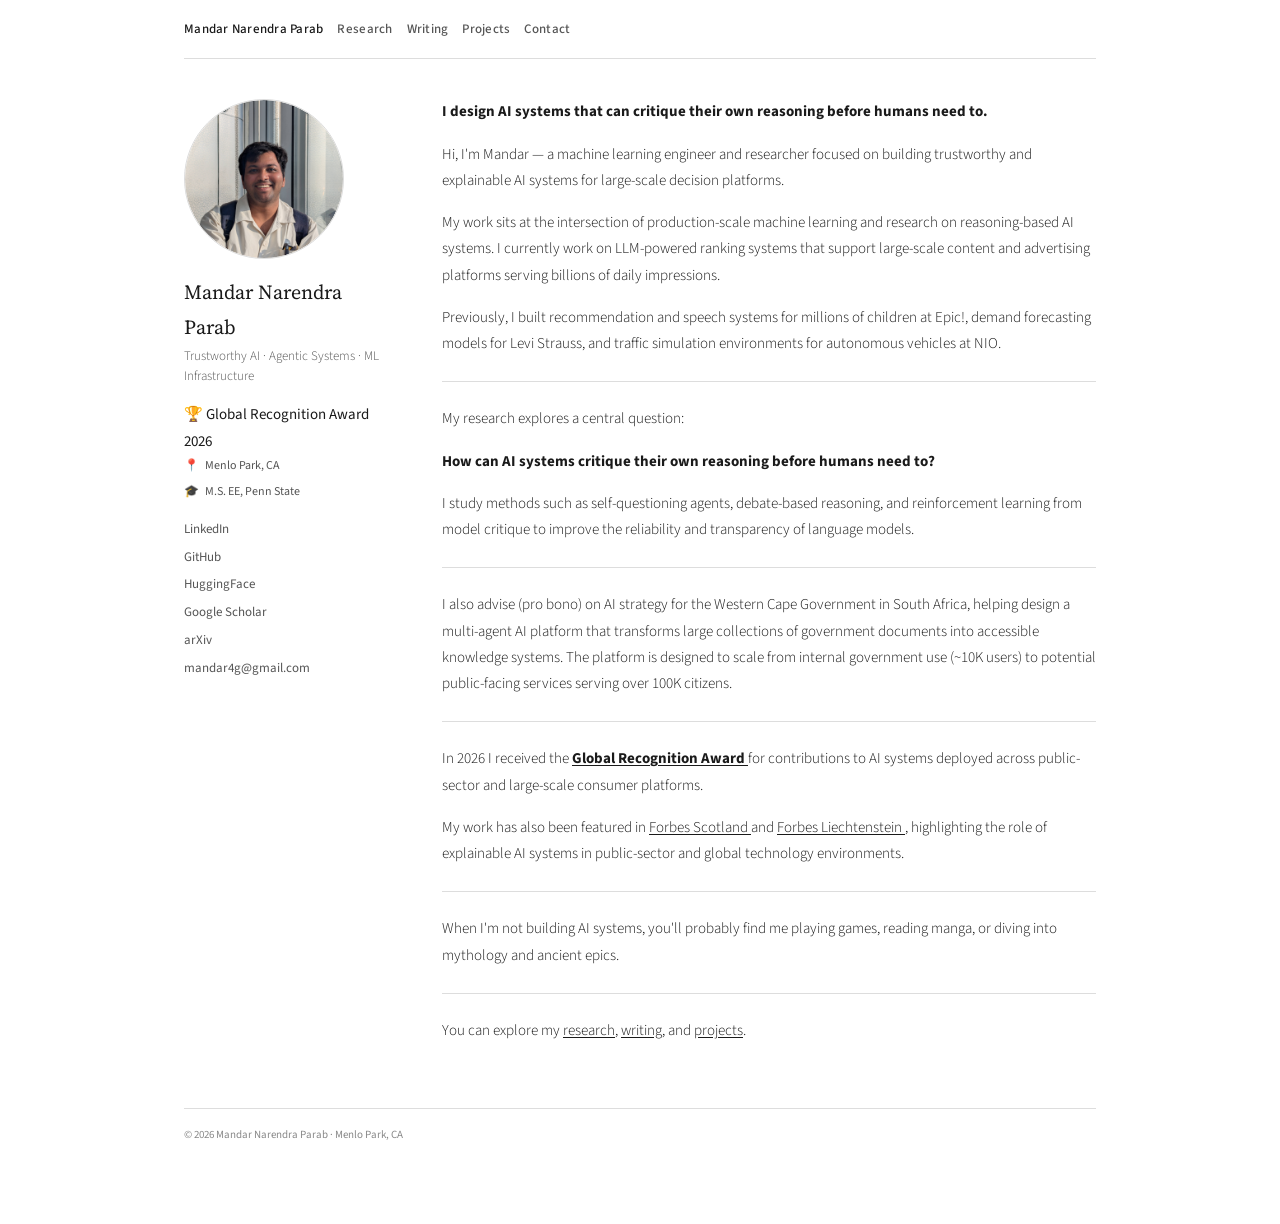
<file: index.html>
<!DOCTYPE html>
<html lang="en">

<head>

  <meta charset="UTF-8" />
  <meta name="viewport" content="width=device-width, initial-scale=1.0" />

  <title>Mandar Narendra Parab</title>

  <link rel="preconnect" href="https://fonts.googleapis.com" />
  <link rel="preconnect" href="https://fonts.gstatic.com" crossorigin />

  <link
    href="https://fonts.googleapis.com/css2?family=Source+Serif+4:ital,opsz,wght@0,8..60,300;0,8..60,400;1,8..60,300;1,8..60,400&family=Source+Sans+3:wght@300;400;500&display=swap"
    rel="stylesheet" />

  <link rel="stylesheet" href="css/style.css" />

</head>


<body>

  <div class="wrap">


    <!-- NAVIGATION -->

    <nav class="topnav">
      <ul>
        <li><a href="index.html" class="active">Mandar Narendra Parab</a></li>
        <li><a href="research.html">Research</a></li>
        <li><a href="writing.html">Writing</a></li>
        <li><a href="projects.html">Projects</a></li>
        <li><a href="contact.html">Contact</a></li>
      </ul>
    </nav>



    <div class="layout">


      <!-- SIDEBAR -->

      <aside class="sidebar">

        <div class="avatar">
          <img src="images/profile.jpg" alt="Mandar Narendra Parab">
        </div>

        <div class="sidebar-name">
          Mandar Narendra Parab
        </div>

        <div class="sidebar-sub">
          Trustworthy AI · Agentic Systems · ML Infrastructure
        </div>

        <div class="sidebar-award">
          🏆 Global Recognition Award 2026
        </div>

        <div class="sidebar-meta">

          <div class="sidebar-meta-item">
            <span>📍</span>
            <span>Menlo Park, CA</span>
          </div>

          <div class="sidebar-meta-item">
            <span>🎓</span>
            <span>M.S. EE, Penn State</span>
          </div>

        </div>


        <ul class="sidebar-links">

          <li><a href="https://www.linkedin.com/in/mandar-parab-11560974/" target="_blank">LinkedIn</a></li>

          <li><a href="https://github.com/m-np" target="_blank">GitHub</a></li>

          <li><a href="https://huggingface.co/Rzoro" target="_blank">HuggingFace</a></li>

          <li><a href="https://scholar.google.com/citations?user=GoEEL2kAAAAJ&hl=en" target="_blank">Google Scholar</a>
          </li>

          <li><a href="https://arxiv.org/abs/2601.00885" target="_blank">arXiv</a></li>

          <li><a href="mailto:mandar4g@gmail.com">mandar4g@gmail.com</a></li>

        </ul>

      </aside>



      <!-- MAIN CONTENT -->

      <main class="main">


        <p><strong>I design AI systems that can critique their own reasoning before humans need to.</strong></p>


        <p>
          Hi, I'm Mandar — a machine learning engineer and researcher focused on building
          trustworthy and explainable AI systems for large-scale decision platforms</strong>.
        </p>


        <p>
          My work sits at the intersection of production-scale machine learning and
          research on reasoning-based AI systems. I currently work on LLM-powered
          ranking systems that support large-scale content and advertising platforms
          serving billions of daily impressions.
        </p>


        <p>
          Previously, I built recommendation and speech systems for millions of children at
          Epic!, demand forecasting models for Levi Strauss,
          and traffic simulation environments for autonomous vehicles at NIO.
        </p>


        <hr>


        <p>
          My research explores a central question:
        </p>


        <p>
          <strong>How can AI systems critique their own reasoning before humans need to?</strong>
        </p>


        <p>
          I study methods such as self-questioning agents,
          debate-based reasoning, and
          reinforcement learning from model critique
          to improve the reliability and transparency of language models.
        </p>


        <hr>


        <p>
          I also advise (pro bono) on AI strategy for the Western Cape Government in South Africa,
          helping design a multi-agent AI platform that transforms large collections of
          government documents into accessible knowledge systems. The platform is designed
          to scale from internal government use (~10K users) to potential public-facing
          services serving over 100K citizens.
        </p>

        <hr>


        <p>
          In 2026 I received the
          <a href="https://globalrecognitionawards.org/winners/2026/mandar-narendra-parab-recognized-with-a-2026-global-recognition-award/"
            target="_blank">
            <strong>Global Recognition Award</strong>
          </a>
          for contributions to AI systems deployed across public-sector and large-scale
          consumer platforms.
        </p>


        <p>
          My work has also been featured in
          <a href="https://forbesscotland.com/how-mandar-narendra-parab-builds-ai-that-serves-citizens-and-children/"
            target="_blank">
            Forbes Scotland
          </a>
          and
          <a href="https://forbesliechtenstein.com/mandar-narendra-parab-on-designing-ai-systems-that-can-be-held-accountable/"
            target="_blank">
            Forbes Liechtenstein
          </a>,
          highlighting the role of explainable AI systems in public-sector and global
          technology environments.
        </p>

        <hr>

        <p> When I'm not building AI systems, you'll probably find me playing games, reading manga, or diving into
          mythology and ancient epics.</p>

        <hr>


        <p>
          You can explore my
          <a href="research.html">research</a>,
          <a href="writing.html">writing</a>,
          and <a href="projects.html">projects</a>.
        </p>

      </main>


    </div>


    <div class="footer">
      &copy; 2026 Mandar Narendra Parab · Menlo Park, CA
    </div>


  </div>


</body>

</html>
</file>
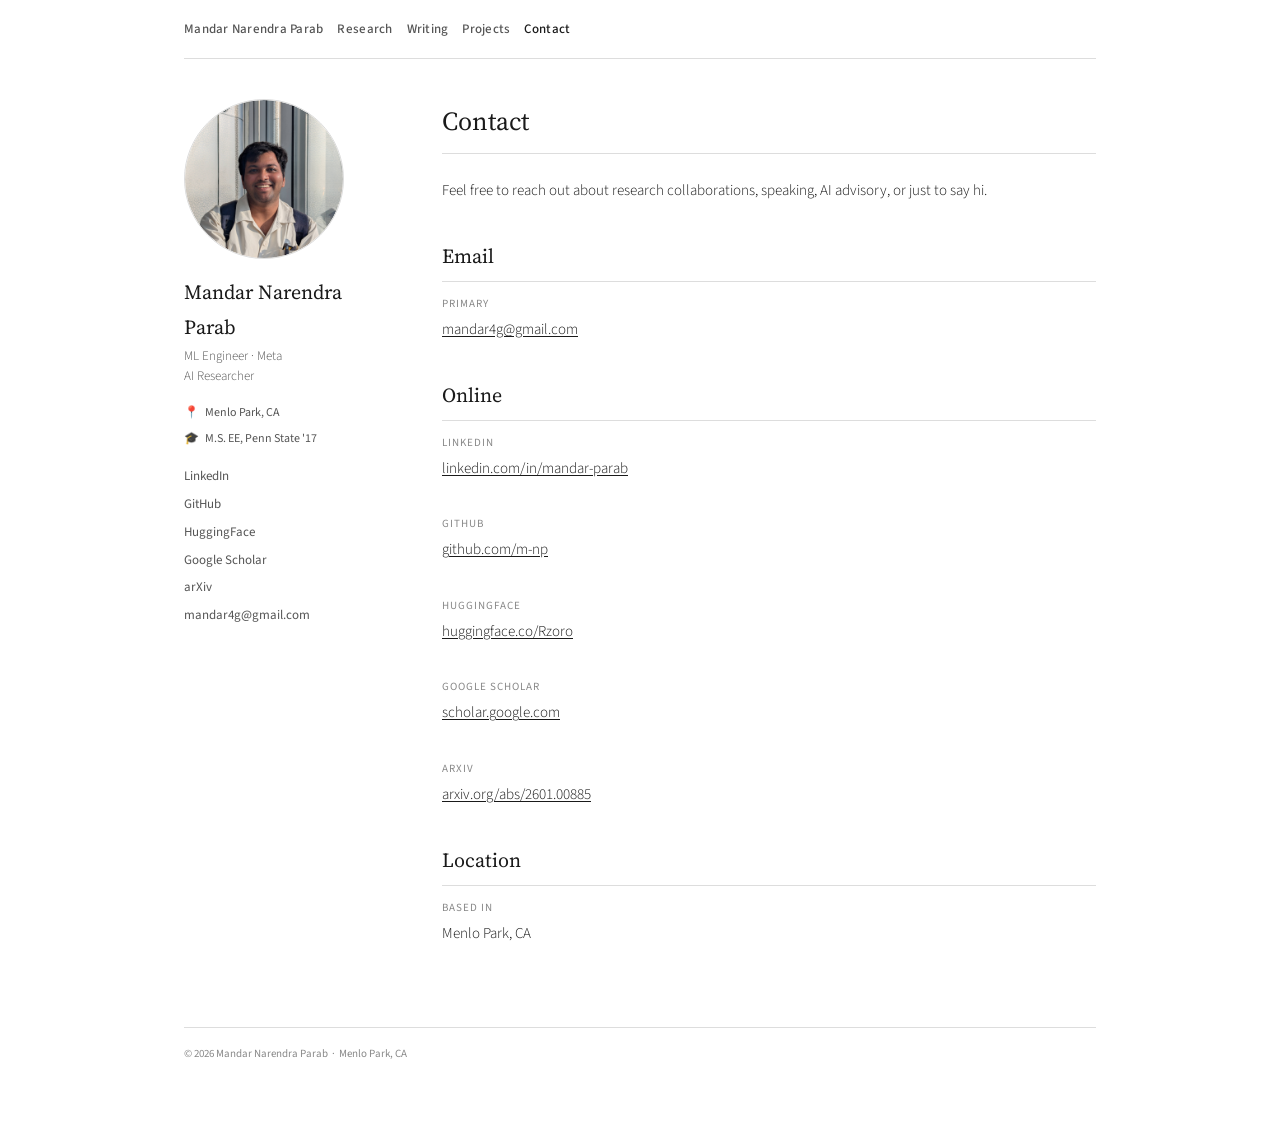
<file: contact.html>
<!DOCTYPE html>
<html lang="en">

<head>
  <meta charset="UTF-8" />
  <meta name="viewport" content="width=device-width, initial-scale=1.0" />
  <title>Contact · Mandar Narendra Parab</title>
  <link rel="preconnect" href="https://fonts.googleapis.com" />
  <link rel="preconnect" href="https://fonts.gstatic.com" crossorigin />
  <link
    href="https://fonts.googleapis.com/css2?family=Source+Serif+4:ital,opsz,wght@0,8..60,300;0,8..60,400;1,8..60,300;1,8..60,400&family=Source+Sans+3:wght@300;400;500&display=swap"
    rel="stylesheet" />
  <link rel="stylesheet" href="css/style.css" />
</head>

<body>
  <div class="wrap">

    <nav class="topnav">
      <ul>
        <li><a href="index.html">Mandar Narendra Parab</a></li>
        <li><a href="research.html">Research</a></li>
        <li><a href="writing.html">Writing</a></li>
        <li><a href="projects.html">Projects</a></li>
        <li><a href="contact.html" class="active">Contact</a></li>
      </ul>
    </nav>

    <div class="layout">

      <aside class="sidebar">
        <div class="avatar">
          <img src="images/profile.jpg" alt="Mandar Narendra Parab">
        </div>
        <div class="sidebar-name">Mandar Narendra Parab</div>
        <div class="sidebar-sub">ML Engineer · Meta<br>AI Researcher</div>
        <div class="sidebar-meta">
          <div class="sidebar-meta-item"><span>📍</span><span>Menlo Park, CA</span></div>
          <div class="sidebar-meta-item"><span>🎓</span><span>M.S. EE, Penn State '17</span></div>
        </div>
        <ul class="sidebar-links">
          <li><a href="https://www.linkedin.com/in/mandar-parab-11560974/" target="_blank">LinkedIn</a></li>
          <li><a href="https://github.com/m-np" target="_blank">GitHub</a></li>
          <li><a href="https://huggingface.co/Rzoro" target="_blank">HuggingFace</a></li>
          <li><a href="https://scholar.google.com/citations?user=GoEEL2kAAAAJ&hl=en" target="_blank">Google Scholar</a>
          </li>
          <li><a href="https://arxiv.org/abs/2601.00885" target="_blank">arXiv</a></li>
          <li><a href="mailto:mandar4g@gmail.com">mandar4g@gmail.com</a></li>
        </ul>
      </aside>

      <main class="main">
        <h1>Contact</h1>

        <p>
          Feel free to reach out about research collaborations, speaking, AI advisory, or just to say hi.
        </p>

        <h2>Email</h2>

        <div class="contact-block">
          <div class="contact-label">Primary</div>
          <div class="contact-value">
            <a href="mailto:mandar4g@gmail.com">mandar4g@gmail.com</a>
          </div>
        </div>

        <h2>Online</h2>

        <div class="contact-block">
          <div class="contact-label">LinkedIn</div>
          <div class="contact-value">
            <a href="https://www.linkedin.com/in/mandar-parab-11560974/"
              target="_blank">linkedin.com/in/mandar-parab</a>
          </div>
        </div>

        <div class="contact-block">
          <div class="contact-label">GitHub</div>
          <div class="contact-value">
            <a href="https://github.com/m-np" target="_blank">github.com/m-np</a>
          </div>
        </div>

        <div class="contact-block">
          <div class="contact-label">HuggingFace</div>
          <div class="contact-value">
            <a href="https://huggingface.co/Rzoro" target="_blank">huggingface.co/Rzoro</a>
          </div>
        </div>

        <div class="contact-block">
          <div class="contact-label">Google Scholar</div>
          <div class="contact-value">
            <a href="https://scholar.google.com/citations?user=GoEEL2kAAAAJ&hl=en"
              target="_blank">scholar.google.com</a>
          </div>
        </div>

        <div class="contact-block">
          <div class="contact-label">arXiv</div>
          <div class="contact-value">
            <a href="https://arxiv.org/abs/2601.00885" target="_blank">arxiv.org/abs/2601.00885</a>
          </div>
        </div>

        <h2>Location</h2>

        <div class="contact-block">
          <div class="contact-label">Based in</div>
          <div class="contact-value">Menlo Park, CA</div>
        </div>

      </main>
    </div>

    <div class="footer">&copy; 2026 Mandar Narendra Parab &nbsp;·&nbsp; Menlo Park, CA</div>

  </div>
</body>

</html>
</file>
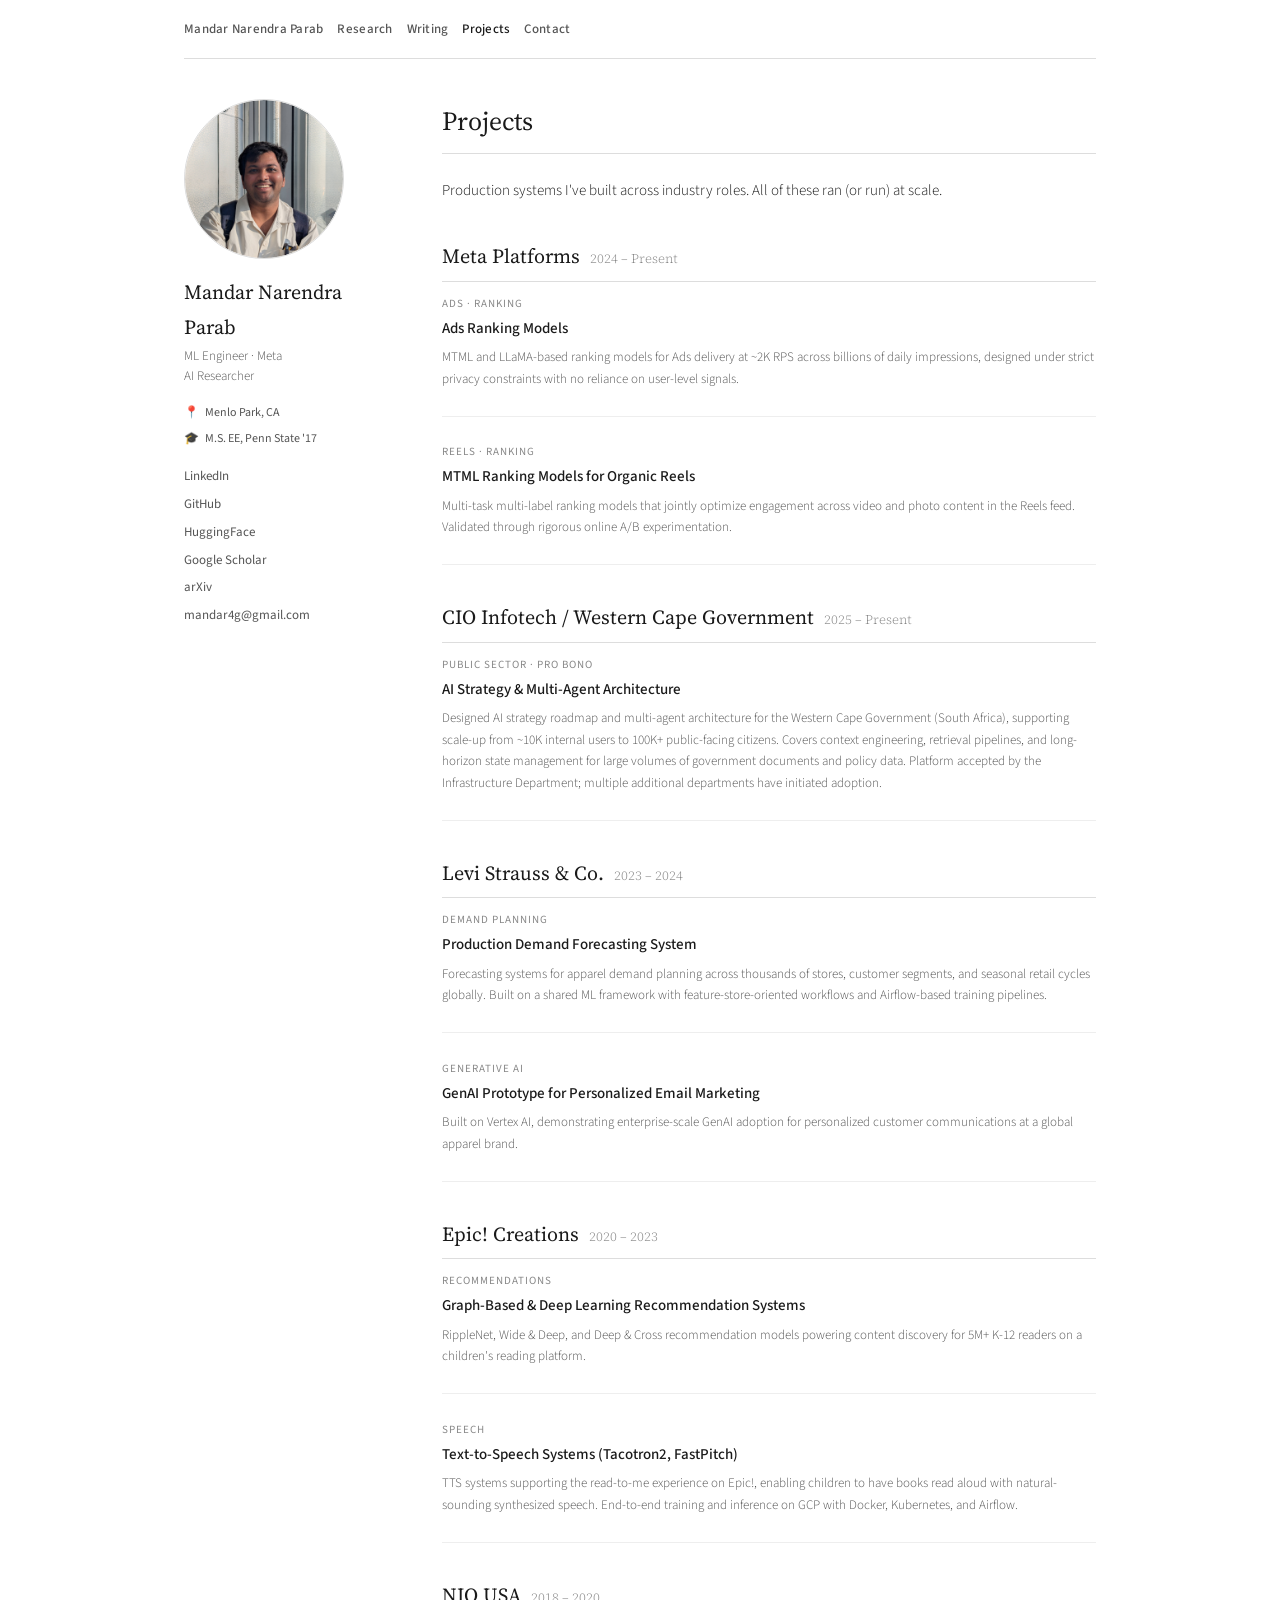
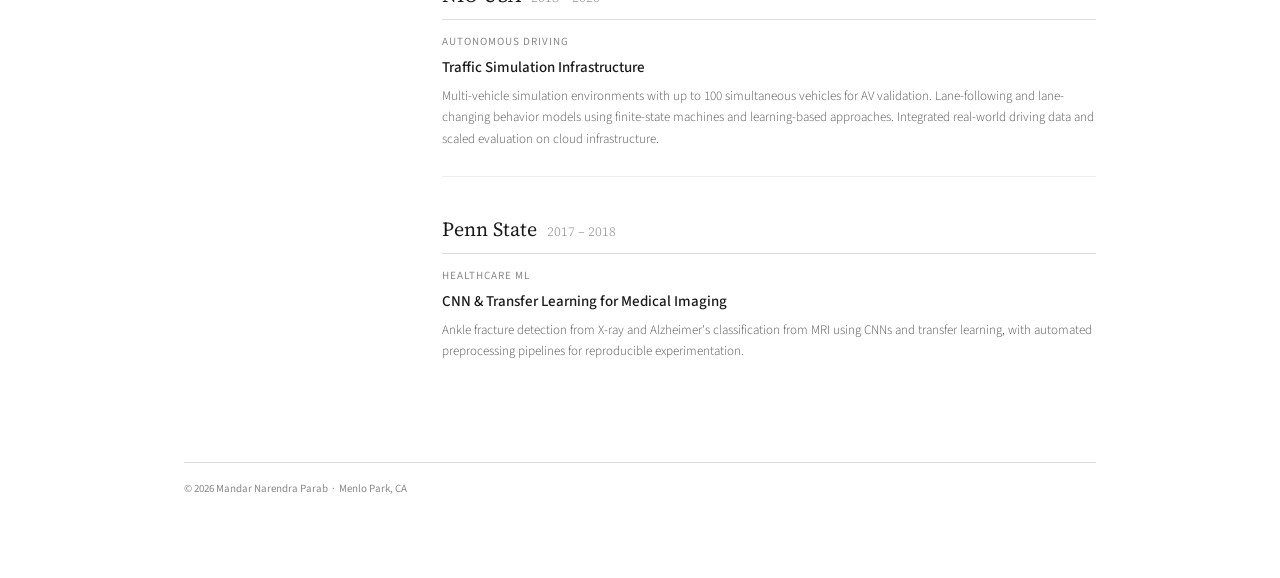
<file: projects.html>
<!DOCTYPE html>
<html lang="en">

<head>
  <meta charset="UTF-8" />
  <meta name="viewport" content="width=device-width, initial-scale=1.0" />
  <title>Projects · Mandar Narendra Parab</title>
  <link rel="preconnect" href="https://fonts.googleapis.com" />
  <link rel="preconnect" href="https://fonts.gstatic.com" crossorigin />
  <link
    href="https://fonts.googleapis.com/css2?family=Source+Serif+4:ital,opsz,wght@0,8..60,300;0,8..60,400;1,8..60,300;1,8..60,400&family=Source+Sans+3:wght@300;400;500&display=swap"
    rel="stylesheet" />
  <link rel="stylesheet" href="css/style.css" />
</head>

<body>
  <div class="wrap">

    <nav class="topnav">
      <ul>
        <li><a href="index.html">Mandar Narendra Parab</a></li>
        <li><a href="research.html">Research</a></li>
        <li><a href="writing.html">Writing</a></li>
        <li><a href="projects.html" class="active">Projects</a></li>
        <li><a href="contact.html">Contact</a></li>
      </ul>
    </nav>

    <div class="layout">

      <aside class="sidebar">
        <div class="avatar">
          <img src="images/profile.jpg" alt="Mandar Narendra Parab">
        </div>
        <div class="sidebar-name">Mandar Narendra Parab</div>
        <div class="sidebar-sub">ML Engineer · Meta<br>AI Researcher</div>
        <div class="sidebar-meta">
          <div class="sidebar-meta-item"><span>📍</span><span>Menlo Park, CA</span></div>
          <div class="sidebar-meta-item"><span>🎓</span><span>M.S. EE, Penn State '17</span></div>
        </div>
        <ul class="sidebar-links">
          <li><a href="https://www.linkedin.com/in/mandar-parab-11560974/" target="_blank">LinkedIn</a></li>
          <li><a href="https://github.com/m-np" target="_blank">GitHub</a></li>
          <li><a href="https://huggingface.co/Rzoro" target="_blank">HuggingFace</a></li>
          <li><a href="https://scholar.google.com/citations?user=GoEEL2kAAAAJ&hl=en" target="_blank">Google Scholar</a>
          </li>
          <li><a href="https://arxiv.org/abs/2601.00885" target="_blank">arXiv</a></li>
          <li><a href="mailto:mandar4g@gmail.com">mandar4g@gmail.com</a></li>
        </ul>
      </aside>

      <main class="main">
        <h1>Projects</h1>

        <p>Production systems I've built across industry roles. All of these ran (or run) at scale.</p>

        <h2>Meta Platforms &nbsp;<small style="font-size:13px;font-weight:300;color:#888;">2024 – Present</small></h2>

        <div class="project-item">
          <div class="project-company">Ads · Ranking</div>
          <div class="project-title">Ads Ranking Models</div>
          <div class="project-desc">
            MTML and LLaMA-based ranking models for Ads delivery at ~2K RPS across billions of daily impressions,
            designed under strict privacy constraints with no reliance on user-level signals.
          </div>
        </div>

        <div class="project-item">
          <div class="project-company">Reels · Ranking</div>
          <div class="project-title">MTML Ranking Models for Organic Reels</div>
          <div class="project-desc">
            Multi-task multi-label ranking models that jointly optimize engagement across video and photo
            content in the Reels feed. Validated through rigorous online A/B experimentation.
          </div>
        </div>

        <h2>CIO Infotech / Western Cape Government &nbsp;<small style="font-size:13px;font-weight:300;color:#888;">2025
            – Present</small></h2>

        <div class="project-item">
          <div class="project-company">Public Sector · Pro Bono</div>
          <div class="project-title">AI Strategy &amp; Multi-Agent Architecture</div>
          <div class="project-desc">
            Designed AI strategy roadmap and multi-agent architecture for the Western Cape Government
            (South Africa), supporting scale-up from ~10K internal users to 100K+ public-facing citizens.
            Covers context engineering, retrieval pipelines, and long-horizon state management for large
            volumes of government documents and policy data. Platform accepted by the Infrastructure
            Department; multiple additional departments have initiated adoption.
          </div>
        </div>

        <h2>Levi Strauss &amp; Co. &nbsp;<small style="font-size:13px;font-weight:300;color:#888;">2023 – 2024</small>
        </h2>

        <div class="project-item">
          <div class="project-company">Demand Planning</div>
          <div class="project-title">Production Demand Forecasting System</div>
          <div class="project-desc">
            Forecasting systems for apparel demand planning across thousands of stores, customer segments,
            and seasonal retail cycles globally. Built on a shared ML framework with feature-store-oriented
            workflows and Airflow-based training pipelines.
          </div>
        </div>

        <div class="project-item">
          <div class="project-company">Generative AI</div>
          <div class="project-title">GenAI Prototype for Personalized Email Marketing</div>
          <div class="project-desc">
            Built on Vertex AI, demonstrating enterprise-scale GenAI adoption for personalized customer
            communications at a global apparel brand.
          </div>
        </div>

        <h2>Epic! Creations &nbsp;<small style="font-size:13px;font-weight:300;color:#888;">2020 – 2023</small></h2>

        <div class="project-item">
          <div class="project-company">Recommendations</div>
          <div class="project-title">Graph-Based &amp; Deep Learning Recommendation Systems</div>
          <div class="project-desc">
            RippleNet, Wide &amp; Deep, and Deep &amp; Cross recommendation models powering content discovery
            for 5M+ K-12 readers on a children's reading platform.
          </div>
        </div>

        <div class="project-item">
          <div class="project-company">Speech</div>
          <div class="project-title">Text-to-Speech Systems (Tacotron2, FastPitch)</div>
          <div class="project-desc">
            TTS systems supporting the read-to-me experience on Epic!, enabling children to have books
            read aloud with natural-sounding synthesized speech. End-to-end training and inference on GCP
            with Docker, Kubernetes, and Airflow.
          </div>
        </div>

        <h2>NIO USA &nbsp;<small style="font-size:13px;font-weight:300;color:#888;">2018 – 2020</small></h2>

        <div class="project-item">
          <div class="project-company">Autonomous Driving</div>
          <div class="project-title">Traffic Simulation Infrastructure</div>
          <div class="project-desc">
            Multi-vehicle simulation environments with up to 100 simultaneous vehicles for AV validation.
            Lane-following and lane-changing behavior models using finite-state machines and learning-based
            approaches. Integrated real-world driving data and scaled evaluation on cloud infrastructure.
          </div>
        </div>

        <h2>Penn State &nbsp;<small style="font-size:13px;font-weight:300;color:#888;">2017 – 2018</small></h2>

        <div class="project-item">
          <div class="project-company">Healthcare ML</div>
          <div class="project-title">CNN &amp; Transfer Learning for Medical Imaging</div>
          <div class="project-desc">
            Ankle fracture detection from X-ray and Alzheimer's classification from MRI using CNNs and
            transfer learning, with automated preprocessing pipelines for reproducible experimentation.
          </div>
        </div>

      </main>
    </div>

    <div class="footer">&copy; 2026 Mandar Narendra Parab &nbsp;·&nbsp; Menlo Park, CA</div>

  </div>
</body>

</html>
</file>
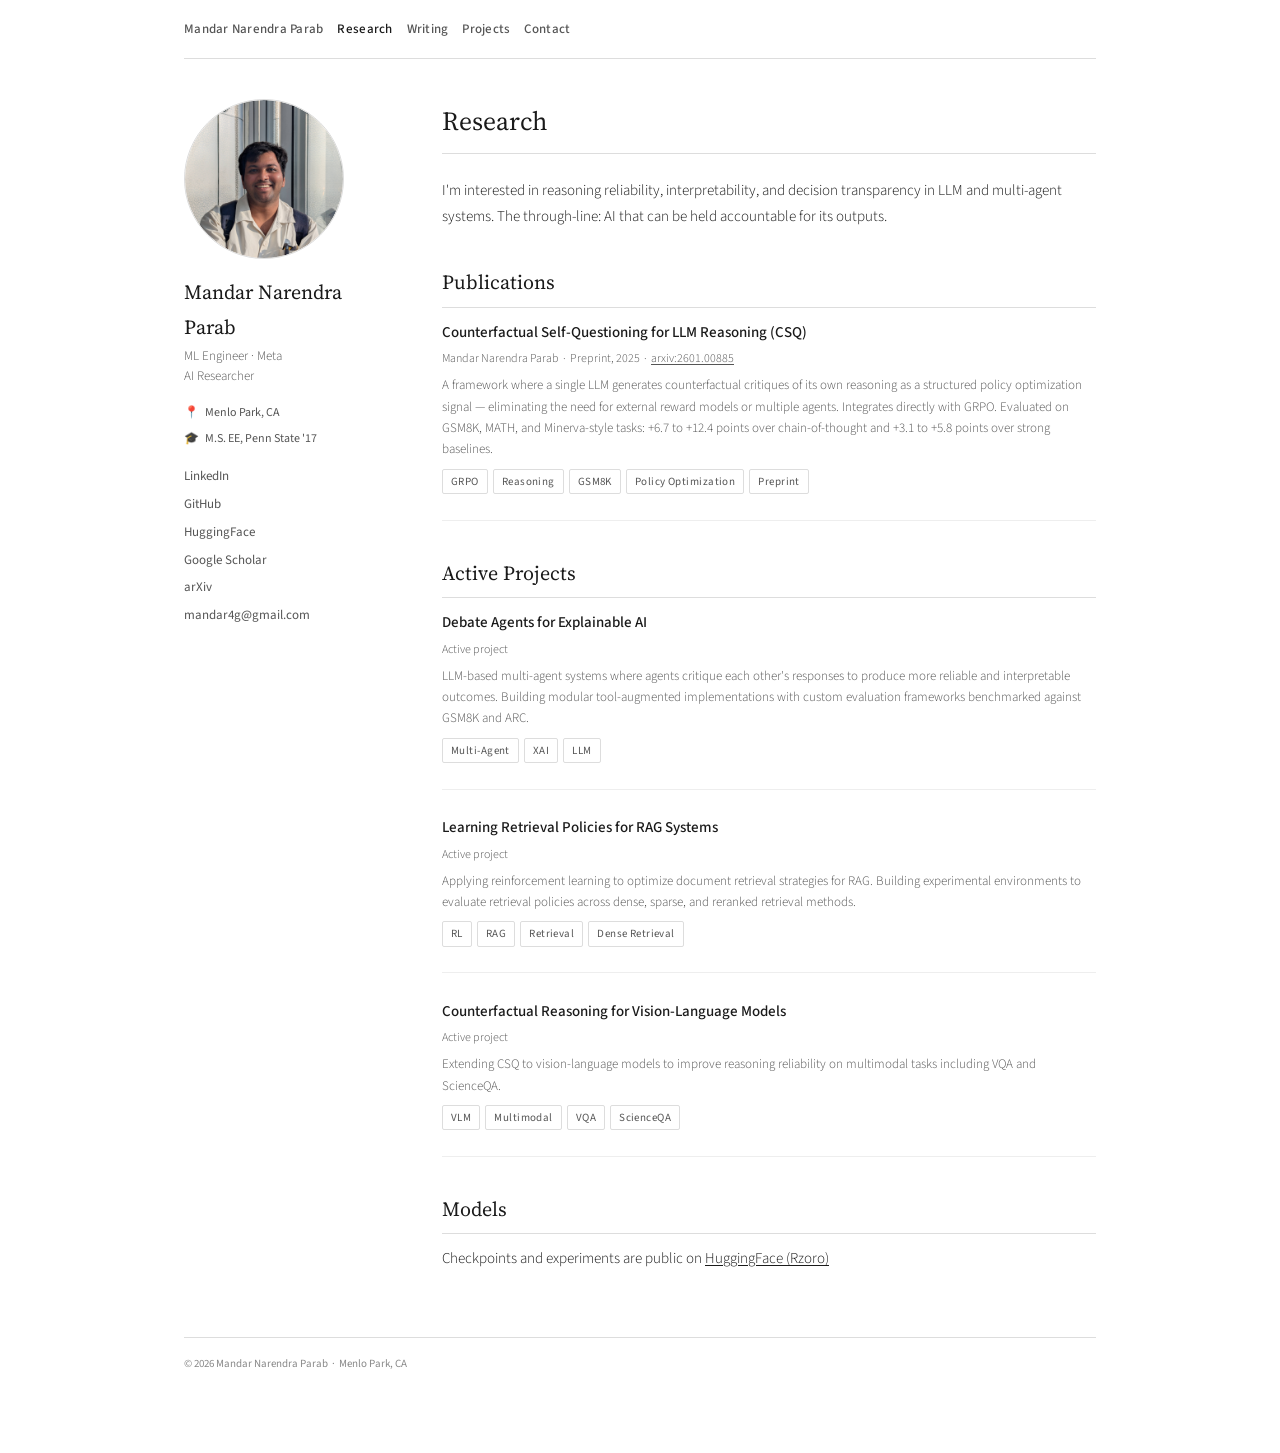
<file: research.html>
<!DOCTYPE html>
<html lang="en">

<head>
  <meta charset="UTF-8" />
  <meta name="viewport" content="width=device-width, initial-scale=1.0" />
  <title>Research · Mandar Narendra Parab</title>
  <link rel="preconnect" href="https://fonts.googleapis.com" />
  <link rel="preconnect" href="https://fonts.gstatic.com" crossorigin />
  <link
    href="https://fonts.googleapis.com/css2?family=Source+Serif+4:ital,opsz,wght@0,8..60,300;0,8..60,400;1,8..60,300;1,8..60,400&family=Source+Sans+3:wght@300;400;500&display=swap"
    rel="stylesheet" />
  <link rel="stylesheet" href="css/style.css" />
</head>

<body>
  <div class="wrap">

    <nav class="topnav">
      <ul>
        <li><a href="index.html">Mandar Narendra Parab</a></li>
        <li><a href="research.html" class="active">Research</a></li>
        <li><a href="writing.html">Writing</a></li>
        <li><a href="projects.html">Projects</a></li>
        <li><a href="contact.html">Contact</a></li>
      </ul>
    </nav>

    <div class="layout">

      <aside class="sidebar">
        <div class="avatar">
          <img src="images/profile.jpg" alt="Mandar Narendra Parab">
        </div>
        <div class="sidebar-name">Mandar Narendra Parab</div>
        <div class="sidebar-sub">ML Engineer · Meta<br>AI Researcher</div>
        <div class="sidebar-meta">
          <div class="sidebar-meta-item"><span>📍</span><span>Menlo Park, CA</span></div>
          <div class="sidebar-meta-item"><span>🎓</span><span>M.S. EE, Penn State '17</span></div>
        </div>
        <ul class="sidebar-links">
          <li><a href="https://www.linkedin.com/in/mandar-parab-11560974/" target="_blank">LinkedIn</a></li>
          <li><a href="https://github.com/m-np" target="_blank">GitHub</a></li>
          <li><a href="https://huggingface.co/Rzoro" target="_blank">HuggingFace</a></li>
          <li><a href="https://scholar.google.com/citations?user=GoEEL2kAAAAJ&hl=en" target="_blank">Google Scholar</a>
          </li>
          <li><a href="https://arxiv.org/abs/2601.00885" target="_blank">arXiv</a></li>
          <li><a href="mailto:mandar4g@gmail.com">mandar4g@gmail.com</a></li>
        </ul>
      </aside>

      <main class="main">
        <h1>Research</h1>

        <p>
          I'm interested in reasoning reliability, interpretability, and decision transparency in LLM and
          multi-agent systems. The through-line: AI that can be held accountable for its outputs.
        </p>

        <h2>Publications</h2>

        <div class="paper">
          <div class="paper-title">Counterfactual Self-Questioning for LLM Reasoning (CSQ)</div>
          <div class="paper-meta">
            Mandar Narendra Parab &nbsp;·&nbsp; Preprint, 2025 &nbsp;·&nbsp;
            <a href="https://arxiv.org/abs/2601.00885" target="_blank">arxiv:2601.00885</a>
          </div>
          <div class="paper-desc">
            A framework where a single LLM generates counterfactual critiques of its own reasoning as a
            structured policy optimization signal — eliminating the need for external reward models or multiple
            agents. Integrates directly with GRPO. Evaluated on GSM8K, MATH, and Minerva-style tasks:
            +6.7 to +12.4 points over chain-of-thought and +3.1 to +5.8 points over strong baselines.
          </div>
          <div class="paper-tags">
            <span class="tag">GRPO</span>
            <span class="tag">Reasoning</span>
            <span class="tag">GSM8K</span>
            <span class="tag">Policy Optimization</span>
            <span class="tag">Preprint</span>
          </div>
        </div>

        <h2>Active Projects</h2>

        <div class="paper">
          <div class="paper-title">Debate Agents for Explainable AI</div>
          <div class="paper-meta">Active project</div>
          <div class="paper-desc">
            LLM-based multi-agent systems where agents critique each other's responses to produce more reliable
            and interpretable outcomes. Building modular tool-augmented implementations with custom evaluation
            frameworks benchmarked against GSM8K and ARC.
          </div>
          <div class="paper-tags">
            <span class="tag">Multi-Agent</span>
            <span class="tag">XAI</span>
            <span class="tag">LLM</span>
          </div>
        </div>

        <div class="paper">
          <div class="paper-title">Learning Retrieval Policies for RAG Systems</div>
          <div class="paper-meta">Active project</div>
          <div class="paper-desc">
            Applying reinforcement learning to optimize document retrieval strategies for RAG. Building
            experimental environments to evaluate retrieval policies across dense, sparse, and reranked
            retrieval methods.
          </div>
          <div class="paper-tags">
            <span class="tag">RL</span>
            <span class="tag">RAG</span>
            <span class="tag">Retrieval</span>
            <span class="tag">Dense Retrieval</span>
          </div>
        </div>

        <div class="paper">
          <div class="paper-title">Counterfactual Reasoning for Vision-Language Models</div>
          <div class="paper-meta">Active project</div>
          <div class="paper-desc">
            Extending CSQ to vision-language models to improve reasoning reliability on multimodal tasks
            including VQA and ScienceQA.
          </div>
          <div class="paper-tags">
            <span class="tag">VLM</span>
            <span class="tag">Multimodal</span>
            <span class="tag">VQA</span>
            <span class="tag">ScienceQA</span>
          </div>
        </div>

        <h2>Models</h2>
        <p>
          Checkpoints and experiments are public on
          <a href="https://huggingface.co/Rzoro" target="_blank">HuggingFace (Rzoro)</a>
        </p>

      </main>
    </div>

    <div class="footer">&copy; 2026 Mandar Narendra Parab &nbsp;·&nbsp; Menlo Park, CA</div>

  </div>
</body>

</html>
</file>
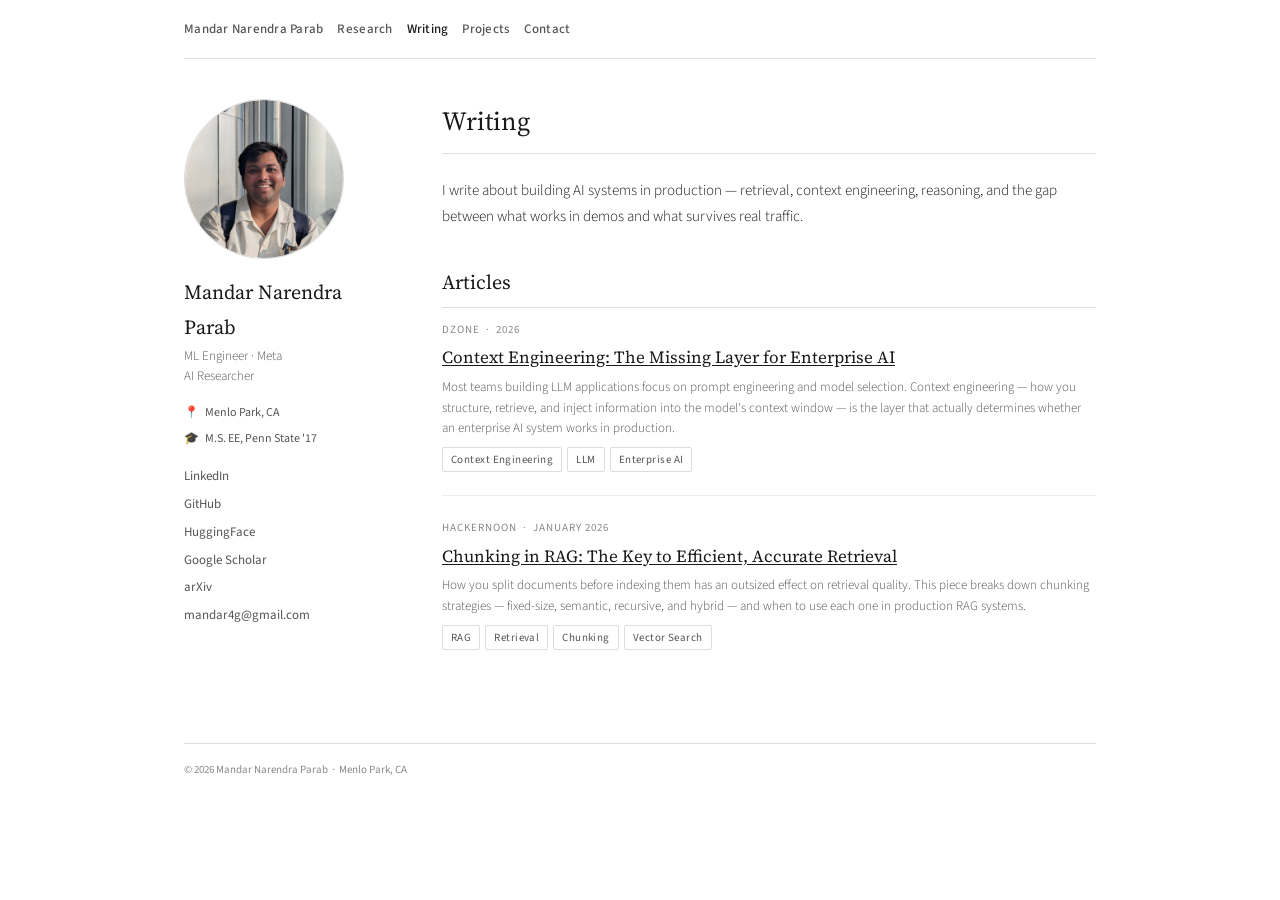
<file: writing.html>
<!DOCTYPE html>
<html lang="en">

<head>
  <meta charset="UTF-8" />
  <meta name="viewport" content="width=device-width, initial-scale=1.0" />
  <title>Writing · Mandar Narendra Parab</title>
  <link rel="preconnect" href="https://fonts.googleapis.com" />
  <link rel="preconnect" href="https://fonts.gstatic.com" crossorigin />
  <link
    href="https://fonts.googleapis.com/css2?family=Source+Serif+4:ital,opsz,wght@0,8..60,300;0,8..60,400;1,8..60,300;1,8..60,400&family=Source+Sans+3:wght@300;400;500&display=swap"
    rel="stylesheet" />
  <link rel="stylesheet" href="css/style.css" />
</head>

<body>
  <div class="wrap">

    <nav class="topnav">
      <ul>
        <li><a href="index.html">Mandar Narendra Parab</a></li>
        <li><a href="research.html">Research</a></li>
        <li><a href="writing.html" class="active">Writing</a></li>
        <li><a href="projects.html">Projects</a></li>
        <li><a href="contact.html">Contact</a></li>
      </ul>
    </nav>

    <div class="layout">

      <aside class="sidebar">
        <div class="avatar">
          <img src="images/profile.jpg" alt="Mandar Narendra Parab">
        </div>
        <div class="sidebar-name">Mandar Narendra Parab</div>
        <div class="sidebar-sub">ML Engineer · Meta<br>AI Researcher</div>
        <div class="sidebar-meta">
          <div class="sidebar-meta-item"><span>📍</span><span>Menlo Park, CA</span></div>
          <div class="sidebar-meta-item"><span>🎓</span><span>M.S. EE, Penn State '17</span></div>
        </div>
        <ul class="sidebar-links">
          <li><a href="https://www.linkedin.com/in/mandar-parab-11560974/" target="_blank">LinkedIn</a></li>
          <li><a href="https://github.com/m-np" target="_blank">GitHub</a></li>
          <li><a href="https://huggingface.co/Rzoro" target="_blank">HuggingFace</a></li>
          <li><a href="https://scholar.google.com/citations?user=GoEEL2kAAAAJ&hl=en" target="_blank">Google Scholar</a>
          </li>
          <li><a href="https://arxiv.org/abs/2601.00885" target="_blank">arXiv</a></li>
          <li><a href="mailto:mandar4g@gmail.com">mandar4g@gmail.com</a></li>
        </ul>
      </aside>

      <main class="main">
        <h1>Writing</h1>

        <p>
          I write about building AI systems in production — retrieval, context engineering, reasoning, and
          the gap between what works in demos and what survives real traffic.
        </p>

        <h2>Articles</h2>

        <div class="writing-item">
          <div class="writing-pub">DZone &nbsp;·&nbsp; 2026</div>
          <div class="writing-title">
            <a href="https://dzone.com/articles/context-engineering-the-missing-layer-for-enterpri" target="_blank">
              Context Engineering: The Missing Layer for Enterprise AI
            </a>
          </div>
          <div class="writing-desc">
            Most teams building LLM applications focus on prompt engineering and model selection. Context
            engineering — how you structure, retrieve, and inject information into the model's context window —
            is the layer that actually determines whether an enterprise AI system works in production.
          </div>
          <div class="paper-tags">
            <span class="tag">Context Engineering</span>
            <span class="tag">LLM</span>
            <span class="tag">Enterprise AI</span>
          </div>
        </div>

        <div class="writing-item">
          <div class="writing-pub">HackerNoon &nbsp;·&nbsp; January 2026</div>
          <div class="writing-title">
            <a href="https://hackernoon.com/chunking-in-rag-the-key-to-efficient-accurate-retrieval" target="_blank">
              Chunking in RAG: The Key to Efficient, Accurate Retrieval
            </a>
          </div>
          <div class="writing-desc">
            How you split documents before indexing them has an outsized effect on retrieval quality.
            This piece breaks down chunking strategies — fixed-size, semantic, recursive, and hybrid —
            and when to use each one in production RAG systems.
          </div>
          <div class="paper-tags">
            <span class="tag">RAG</span>
            <span class="tag">Retrieval</span>
            <span class="tag">Chunking</span>
            <span class="tag">Vector Search</span>
          </div>
        </div>

      </main>
    </div>

    <div class="footer">&copy; 2026 Mandar Narendra Parab &nbsp;·&nbsp; Menlo Park, CA</div>

  </div>
</body>

</html>
</file>
<file: css/style.css>
/* ── Reset ── */
*, *::before, *::after { box-sizing: border-box; margin: 0; padding: 0; }

/* ── Variables ── */
:root {
  --text: #1a1a1a;
  --text-muted: #555;
  --text-light: #888;
  --border: #ddd;
  --border-light: #eee;
  --bg: #fff;
  --bg-soft: #f7f5f2;
}

/* ── Base ── */
body {
  font-family: 'Source Sans 3', Georgia, sans-serif;
  font-size: 15px;
  line-height: 1.75;
  color: var(--text);
  background: var(--bg);
}

a {
  color: var(--text);
  text-decoration: underline;
  text-underline-offset: 2px;
}

a:hover { opacity: 0.65; }

/* ── Wrapper ── */
.wrap {
  max-width: 960px;
  margin: 0 auto;
  padding: 0 1.5rem 5rem;
}

/* ── Top Nav ── */
.topnav {
  border-bottom: 1px solid var(--border);
  padding: 1rem 0;
  margin-bottom: 2.5rem;
}

.topnav ul {
  list-style: none;
  display: flex;
  flex-wrap: wrap;
  gap: 0;
}

.topnav a {
  font-size: 13px;
  font-weight: 500;
  color: var(--text-muted);
  text-decoration: none;
  padding: 4px 14px;
  letter-spacing: 0.02em;
}

.topnav a:first-child { padding-left: 0; }
.topnav a:hover { color: var(--text); }
.topnav a.active { color: var(--text); text-decoration: none; }

/* ── Layout ── */
.layout {
  display: grid;
  grid-template-columns: 210px 1fr;
  gap: 3rem;
  align-items: start;
}

/* ── Sidebar ── */
.sidebar {
  position: sticky;
  top: 1.5rem;
}

.avatar {
  width: 160px;
  height: 160px;
  border-radius: 50%;
  background: var(--bg-soft);
  border: 1px solid var(--border);
  display: flex;
  align-items: center;
  justify-content: center;
  margin-bottom: 1rem;
  overflow: hidden;
}

.avatar img {
  width: 100%;
  height: 100%;
  object-fit: cover;
  border-radius: 50%;
}

.avatar-initials {
  font-size: 42px;
  font-weight: 300;
  color: var(--text-muted);
  font-family: 'Source Serif 4', Georgia, serif;
}

.sidebar-name {
  font-family: 'Source Serif 4', Georgia, serif;
  font-size: 20px;
  font-weight: 400;
  margin-bottom: 2px;
}

.sidebar-sub {
  font-size: 13px;
  color: var(--text-muted);
  font-weight: 300;
  margin-bottom: 1rem;
  line-height: 1.5;
}

.sidebar-meta {
  font-size: 12px;
  color: var(--text-muted);
  margin-bottom: 1rem;
}

.sidebar-meta-item {
  display: flex;
  align-items: flex-start;
  gap: 6px;
  margin-bottom: 5px;
}

.sidebar-links {
  list-style: none;
  font-size: 13px;
  margin-top: 1rem;
  display: flex;
  flex-direction: column;
  gap: 5px;
}

.sidebar-links a {
  color: var(--text-muted);
  text-decoration: none;
}

.sidebar-links a:hover {
  color: var(--text);
  text-decoration: underline;
}

/* ── Main content ── */
.main p {
  margin-bottom: 1rem;
  font-weight: 300;
}

.main h1 {
  font-family: 'Source Serif 4', Georgia, serif;
  font-size: 26px;
  font-weight: 400;
  margin-bottom: 1.5rem;
  padding-bottom: 0.5rem;
  border-bottom: 1px solid var(--border);
}

.main h2 {
  font-family: 'Source Serif 4', Georgia, serif;
  font-size: 20px;
  font-weight: 400;
  margin: 2.2rem 0 0.75rem;
  padding-bottom: 0.4rem;
  border-bottom: 1px solid var(--border);
}

.main h3 {
  font-size: 15px;
  font-weight: 500;
  margin-bottom: 0.3rem;
}

hr {
  border: none;
  border-top: 1px solid var(--border);
  margin: 1.5rem 0;
}

.main ul {
  padding-left: 1.5rem;
  margin-bottom: 1rem;
}

.main ul li {
  font-weight: 300;
  margin-bottom: 0.4rem;
}

.main ul li strong { font-weight: 500; }

/* ── Paper / Research card ── */
.paper {
  margin-bottom: 1.6rem;
  padding-bottom: 1.6rem;
  border-bottom: 1px solid var(--border-light);
}

.paper:last-child { border-bottom: none; margin-bottom: 0; padding-bottom: 0; }

.paper-title {
  font-weight: 500;
  font-size: 15px;
  margin-bottom: 2px;
}

.paper-meta {
  font-size: 12px;
  color: var(--text-muted);
  font-weight: 300;
  margin-bottom: 6px;
}

.paper-meta a { color: var(--text-muted); }

.paper-desc {
  font-size: 13px;
  color: var(--text-muted);
  font-weight: 300;
  line-height: 1.65;
}

.paper-tags {
  margin-top: 8px;
  display: flex;
  flex-wrap: wrap;
  gap: 5px;
}

.tag {
  font-size: 11px;
  padding: 2px 8px;
  border: 1px solid var(--border);
  color: var(--text-muted);
  letter-spacing: 0.04em;
  border-radius: 2px;
}

/* ── Writing card ── */
.writing-item {
  margin-bottom: 1.4rem;
  padding-bottom: 1.4rem;
  border-bottom: 1px solid var(--border-light);
}

.writing-item:last-child { border-bottom: none; }

.writing-pub {
  font-size: 11px;
  text-transform: uppercase;
  letter-spacing: 0.09em;
  color: var(--text-light);
  margin-bottom: 4px;
}

.writing-title {
  font-family: 'Source Serif 4', Georgia, serif;
  font-size: 17px;
  font-weight: 400;
  margin-bottom: 4px;
}

.writing-desc {
  font-size: 13px;
  color: var(--text-muted);
  font-weight: 300;
  margin-bottom: 6px;
  line-height: 1.6;
}

/* ── Project / shipped item ── */
.project-item {
  margin-bottom: 1.6rem;
  padding-bottom: 1.6rem;
  border-bottom: 1px solid var(--border-light);
}

.project-item:last-child { border-bottom: none; }

.project-company {
  font-size: 11px;
  text-transform: uppercase;
  letter-spacing: 0.09em;
  color: var(--text-light);
  margin-bottom: 3px;
}

.project-title {
  font-weight: 500;
  font-size: 15px;
  margin-bottom: 5px;
}

.project-desc {
  font-size: 13px;
  color: var(--text-muted);
  font-weight: 300;
  line-height: 1.65;
}

/* ── Contact ── */
.contact-block {
  margin-bottom: 2rem;
}

.contact-label {
  font-size: 11px;
  text-transform: uppercase;
  letter-spacing: 0.09em;
  color: var(--text-light);
  margin-bottom: 4px;
}

.contact-value {
  font-size: 15px;
  font-weight: 300;
}

.contact-value a {
  color: var(--text);
}

/* ── Footer ── */
.footer {
  margin-top: 3rem;
  padding-top: 1rem;
  border-top: 1px solid var(--border);
  font-size: 11px;
  color: var(--text-light);
}

/* ── Responsive ── */
@media (max-width: 640px) {
  .layout { grid-template-columns: 1fr; }
  .sidebar { position: static; }
  .avatar { width: 120px; height: 120px; }
  .topnav a { font-size: 12px; padding: 4px 8px; }
}
</file>
